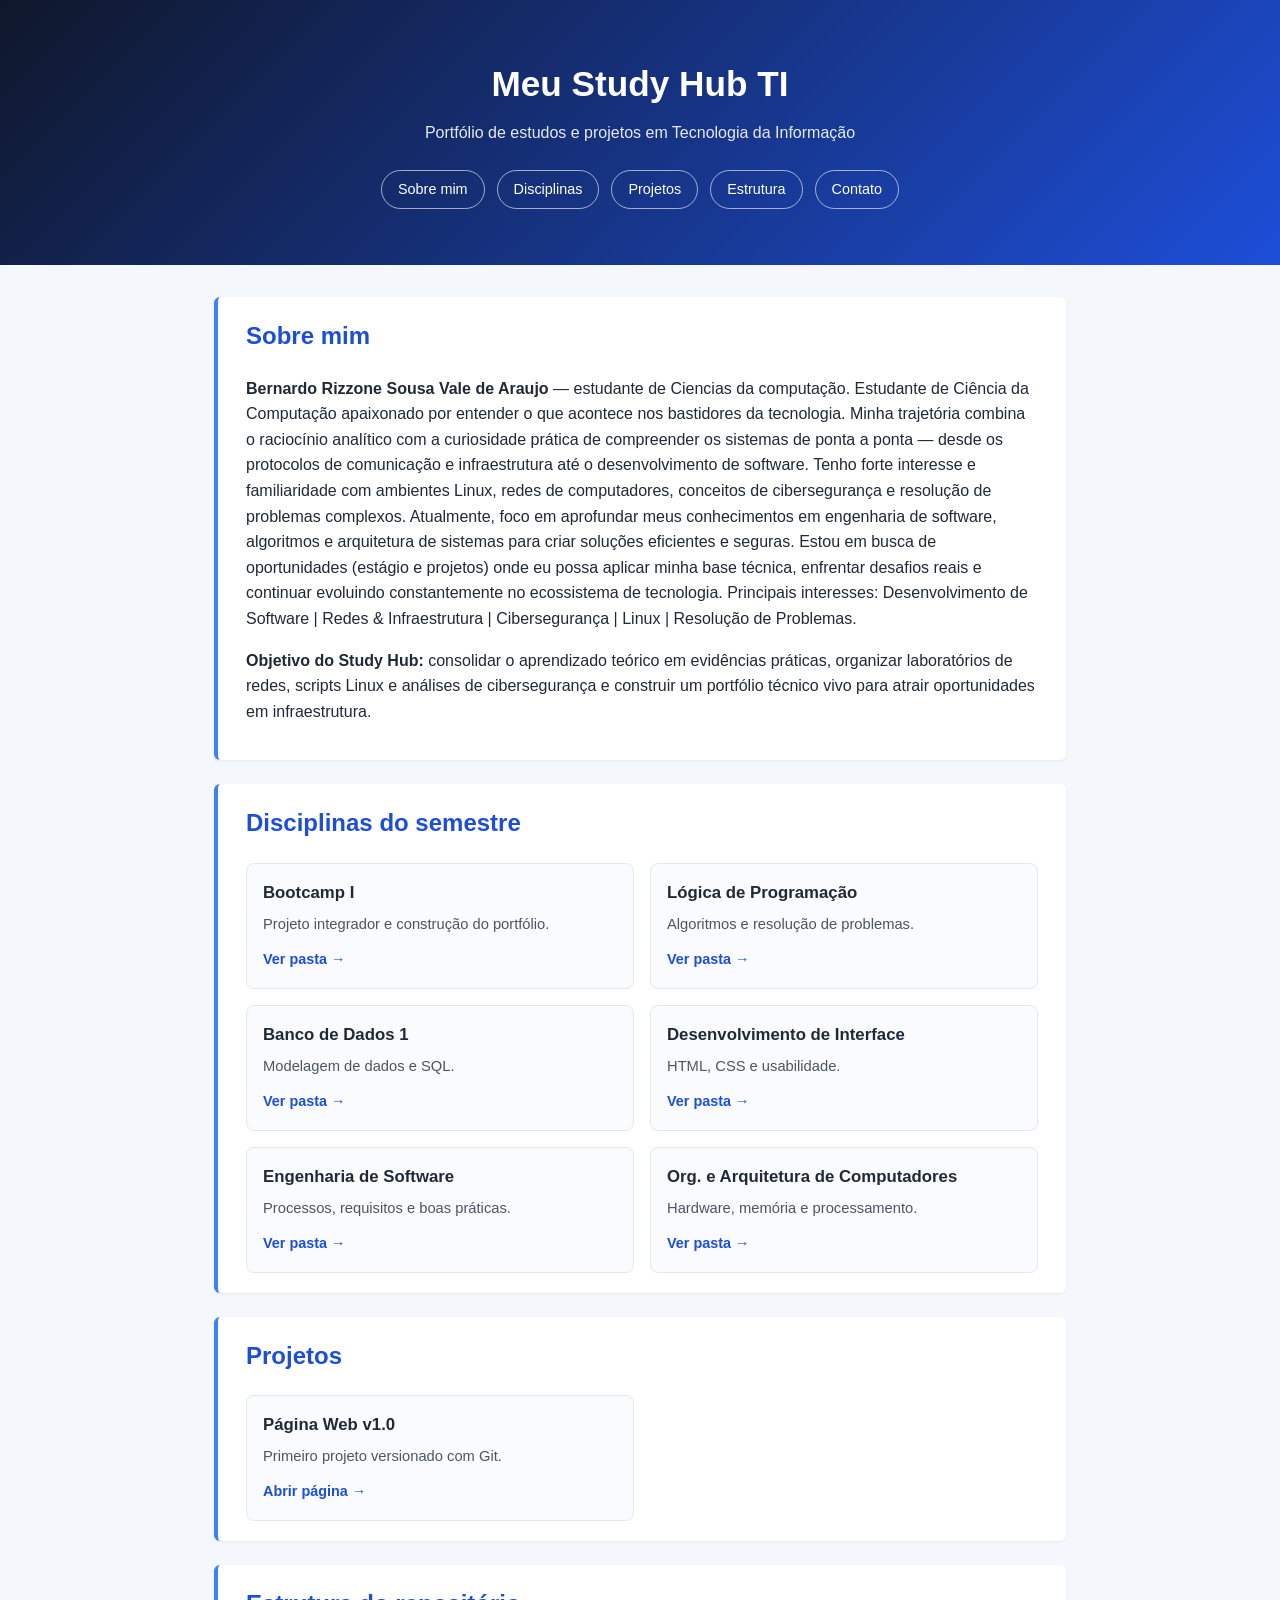
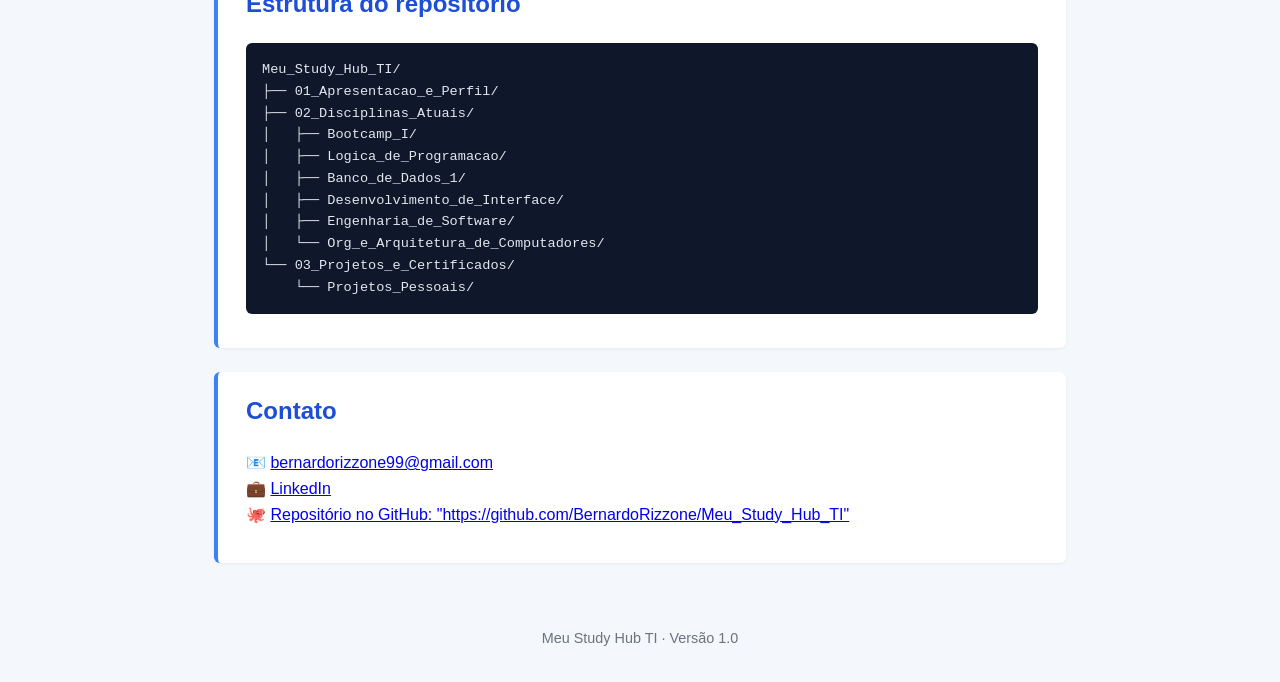
<file: index.html>
<!DOCTYPE html>
<html lang="pt-BR">
<head>
  <meta charset="UTF-8">
  <meta name="viewport" content="width=device-width, initial-scale=1.0">
  <title>Meu Study Hub TI</title>
  <style>
    :root { --azul: #1d4ed8; --azul-claro: #3b82f6; --fundo: #f4f7fb; --texto: #1f2937; }
    * { box-sizing: border-box; }
    body { margin: 0; font-family: Arial, Helvetica, sans-serif; background: var(--fundo); color: var(--texto); line-height: 1.6; }
    header { background: linear-gradient(135deg, #0f172a, var(--azul)); color: #fff; padding: 3.5rem 1.5rem; text-align: center; }
    header h1 { margin: 0 0 .5rem; font-size: 2.2rem; }
    header p { margin: 0; opacity: .9; }
    nav { margin-top: 1.5rem; display: flex; gap: .75rem; justify-content: center; flex-wrap: wrap; }
    nav a { color: #fff; border: 1px solid rgba(255,255,255,.6); padding: .45rem 1rem; border-radius: 999px; text-decoration: none; font-size: .9rem; }
    nav a:hover { background: rgba(255,255,255,.15); }
    main { max-width: 900px; margin: 2rem auto; padding: 0 1.5rem; }
    section { background: #fff; border-left: 4px solid var(--azul-claro); border-radius: 6px; padding: 1.25rem 1.75rem; margin-bottom: 1.5rem; box-shadow: 0 1px 3px rgba(0,0,0,.06); }
    h2 { color: var(--azul); margin-top: 0; }
    .grid { display: grid; grid-template-columns: repeat(auto-fill, minmax(260px, 1fr)); gap: 1rem; }
    .card { border: 1px solid #e5e7eb; border-radius: 8px; padding: 1rem; background: #fafbff; }
    .card h3 { margin: 0 0 .4rem; font-size: 1.05rem; }
    .card p { margin: 0 0 .6rem; font-size: .92rem; color: #4b5563; }
    .card a { color: var(--azul); font-weight: bold; text-decoration: none; font-size: .9rem; }
    pre { background: #0f172a; color: #e2e8f0; padding: 1rem; border-radius: 6px; overflow-x: auto; font-size: .85rem; }
    footer { text-align: center; padding: 2rem 1rem; color: #6b7280; font-size: .9rem; }
  </style>
</head>
<body>
  <header>
    <h1>Meu Study Hub TI</h1>
    <p>Portfólio de estudos e projetos em Tecnologia da Informação</p>
    <nav>
      <a href="#sobre">Sobre mim</a>
      <a href="#disciplinas">Disciplinas</a>
      <a href="#projetos">Projetos</a>
      <a href="#estrutura">Estrutura</a>
      <a href="#contato">Contato</a>
    </nav>
  </header>

  <main>
    <section id="sobre">
      <h2>Sobre mim</h2>
      <p><strong>Bernardo Rizzone Sousa Vale de Araujo</strong> — estudante de Ciencias da computação. Estudante de Ciência da Computação apaixonado por entender o que acontece nos bastidores da tecnologia. Minha trajetória combina o raciocínio analítico com a curiosidade prática de compreender os sistemas de ponta a ponta — desde os protocolos de comunicação e infraestrutura até o desenvolvimento de software.
Tenho forte interesse e familiaridade com ambientes Linux, redes de computadores, conceitos de cibersegurança e resolução de problemas complexos. Atualmente, foco em aprofundar meus conhecimentos em engenharia de software, algoritmos e arquitetura de sistemas para criar soluções eficientes e seguras.
Estou em busca de oportunidades (estágio e projetos) onde eu possa aplicar minha base técnica, enfrentar desafios reais e continuar evoluindo constantemente no ecossistema de tecnologia.
Principais interesses: Desenvolvimento de Software | Redes & Infraestrutura | Cibersegurança | Linux | Resolução de Problemas.</p>
      <p><strong>Objetivo do Study Hub:</strong> consolidar o aprendizado teórico em evidências práticas, organizar laboratórios de redes, scripts Linux e análises de cibersegurança e construir um portfólio técnico vivo para atrair oportunidades em infraestrutura.</p>
    </section>

    <section id="disciplinas">
      <h2>Disciplinas do semestre</h2>
      <div class="grid">
        <div class="card"><h3>Bootcamp I</h3><p>Projeto integrador e construção do portfólio.</p><a href="02_Disciplinas_Atuais/Bootcamp_I/">Ver pasta →</a></div>
        <div class="card"><h3>Lógica de Programação</h3><p>Algoritmos e resolução de problemas.</p><a href="02_Disciplinas_Atuais/Logica_de_Programacao/">Ver pasta →</a></div>
        <div class="card"><h3>Banco de Dados 1</h3><p>Modelagem de dados e SQL.</p><a href="02_Disciplinas_Atuais/Banco_de_Dados_1/">Ver pasta →</a></div>
        <div class="card"><h3>Desenvolvimento de Interface</h3><p>HTML, CSS e usabilidade.</p><a href="02_Disciplinas_Atuais/Desenvolvimento_de_Interface/">Ver pasta →</a></div>
        <div class="card"><h3>Engenharia de Software</h3><p>Processos, requisitos e boas práticas.</p><a href="02_Disciplinas_Atuais/Engenharia_de_Software/">Ver pasta →</a></div>
        <div class="card"><h3>Org. e Arquitetura de Computadores</h3><p>Hardware, memória e processamento.</p><a href="02_Disciplinas_Atuais/Org_e_Arquitetura_de_Computadores/">Ver pasta →</a></div>
      </div>
    </section>

    <section id="projetos">
      <h2>Projetos</h2>
      <div class="grid">
        <div class="card"><h3>Página Web v1.0</h3><p>Primeiro projeto versionado com Git.</p><a href="03_Projetos_e_Certificados/Projetos_Pessoais/pagina_web_v1/index.html">Abrir página →</a></div>
      </div>
    </section>

    <section id="estrutura">
      <h2>Estrutura do repositório</h2>
<pre>Meu_Study_Hub_TI/
├── 01_Apresentacao_e_Perfil/
├── 02_Disciplinas_Atuais/
│   ├── Bootcamp_I/
│   ├── Logica_de_Programacao/
│   ├── Banco_de_Dados_1/
│   ├── Desenvolvimento_de_Interface/
│   ├── Engenharia_de_Software/
│   └── Org_e_Arquitetura_de_Computadores/
└── 03_Projetos_e_Certificados/
    └── Projetos_Pessoais/</pre>
    </section>

    <section id="contato">
      <h2>Contato</h2>
      <p>
        📧 <a href="mailto:bernardorizzone99@gmail.com">bernardorizzone99@gmail.com</a><br>
        💼 <a href="https://www.linkedin.com/in/bernardo-rizzone-a66165318/">LinkedIn</a><br>
        🐙 <a href="https://github.com/BernardoRizzone/Meu_Study_Hub_TI" target="_blank">Repositório no GitHub: "https://github.com/BernardoRizzone/Meu_Study_Hub_TI"</a>
      </p>
    </section>
  </main>

  <footer>Meu Study Hub TI · Versão 1.0</footer>
</body>
</html>
</file>
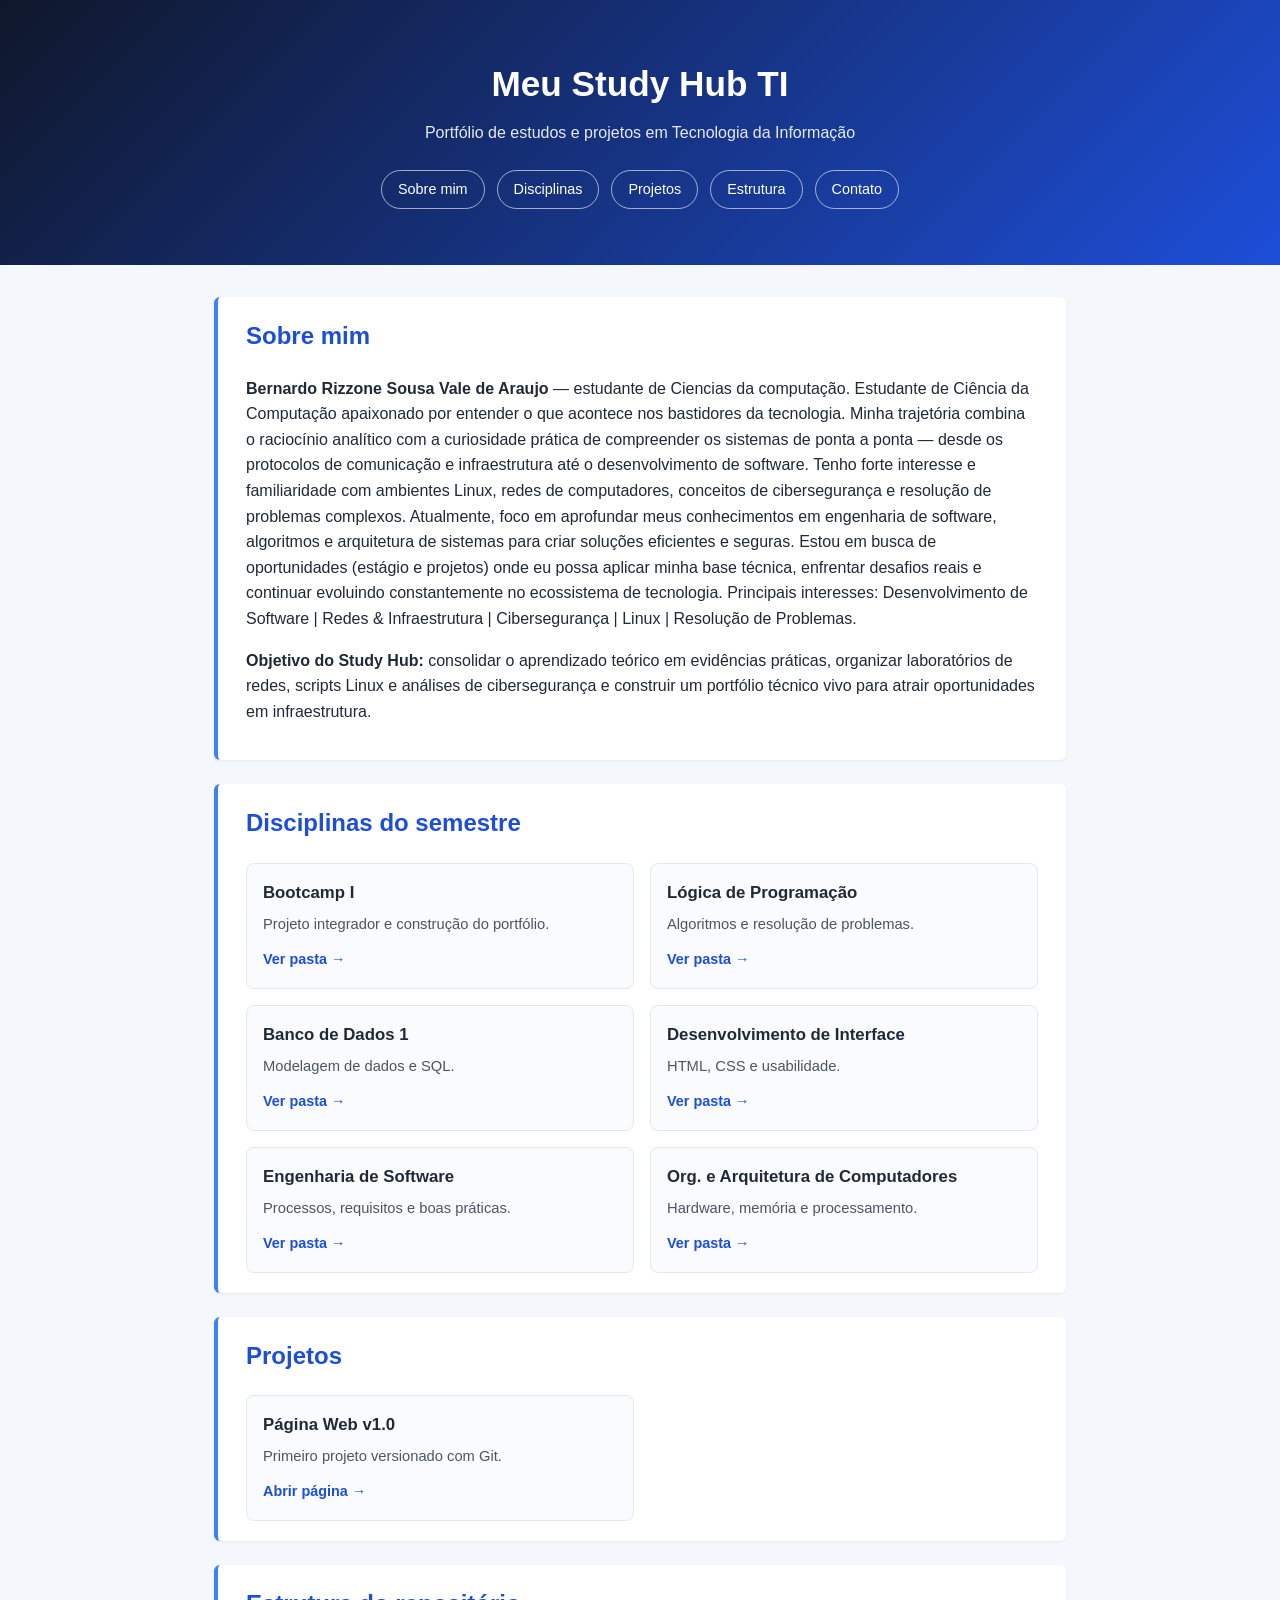
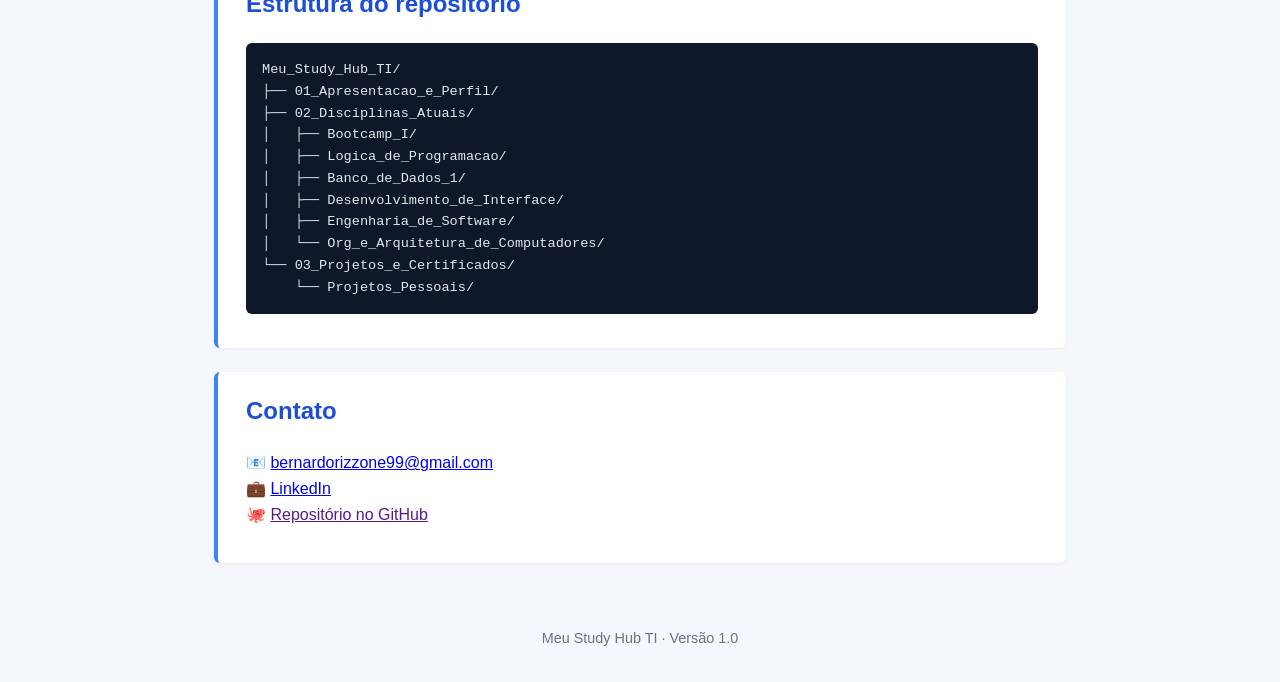
<file: Meu_Study_Hub_TI/index.html>
<!DOCTYPE html>
<html lang="pt-BR">
<head>
  <meta charset="UTF-8">
  <meta name="viewport" content="width=device-width, initial-scale=1.0">
  <title>Meu Study Hub TI</title>
  <style>
    :root { --azul: #1d4ed8; --azul-claro: #3b82f6; --fundo: #f4f7fb; --texto: #1f2937; }
    * { box-sizing: border-box; }
    body { margin: 0; font-family: Arial, Helvetica, sans-serif; background: var(--fundo); color: var(--texto); line-height: 1.6; }
    header { background: linear-gradient(135deg, #0f172a, var(--azul)); color: #fff; padding: 3.5rem 1.5rem; text-align: center; }
    header h1 { margin: 0 0 .5rem; font-size: 2.2rem; }
    header p { margin: 0; opacity: .9; }
    nav { margin-top: 1.5rem; display: flex; gap: .75rem; justify-content: center; flex-wrap: wrap; }
    nav a { color: #fff; border: 1px solid rgba(255,255,255,.6); padding: .45rem 1rem; border-radius: 999px; text-decoration: none; font-size: .9rem; }
    nav a:hover { background: rgba(255,255,255,.15); }
    main { max-width: 900px; margin: 2rem auto; padding: 0 1.5rem; }
    section { background: #fff; border-left: 4px solid var(--azul-claro); border-radius: 6px; padding: 1.25rem 1.75rem; margin-bottom: 1.5rem; box-shadow: 0 1px 3px rgba(0,0,0,.06); }
    h2 { color: var(--azul); margin-top: 0; }
    .grid { display: grid; grid-template-columns: repeat(auto-fill, minmax(260px, 1fr)); gap: 1rem; }
    .card { border: 1px solid #e5e7eb; border-radius: 8px; padding: 1rem; background: #fafbff; }
    .card h3 { margin: 0 0 .4rem; font-size: 1.05rem; }
    .card p { margin: 0 0 .6rem; font-size: .92rem; color: #4b5563; }
    .card a { color: var(--azul); font-weight: bold; text-decoration: none; font-size: .9rem; }
    pre { background: #0f172a; color: #e2e8f0; padding: 1rem; border-radius: 6px; overflow-x: auto; font-size: .85rem; }
    footer { text-align: center; padding: 2rem 1rem; color: #6b7280; font-size: .9rem; }
  </style>
</head>
<body>
  <header>
    <h1>Meu Study Hub TI</h1>
    <p>Portfólio de estudos e projetos em Tecnologia da Informação</p>
    <nav>
      <a href="#sobre">Sobre mim</a>
      <a href="#disciplinas">Disciplinas</a>
      <a href="#projetos">Projetos</a>
      <a href="#estrutura">Estrutura</a>
      <a href="#contato">Contato</a>
    </nav>
  </header>

  <main>
    <section id="sobre">
      <h2>Sobre mim</h2>
      <p><strong>Bernardo Rizzone Sousa Vale de Araujo</strong> — estudante de Ciencias da computação. Estudante de Ciência da Computação apaixonado por entender o que acontece nos bastidores da tecnologia. Minha trajetória combina o raciocínio analítico com a curiosidade prática de compreender os sistemas de ponta a ponta — desde os protocolos de comunicação e infraestrutura até o desenvolvimento de software.
Tenho forte interesse e familiaridade com ambientes Linux, redes de computadores, conceitos de cibersegurança e resolução de problemas complexos. Atualmente, foco em aprofundar meus conhecimentos em engenharia de software, algoritmos e arquitetura de sistemas para criar soluções eficientes e seguras.
Estou em busca de oportunidades (estágio e projetos) onde eu possa aplicar minha base técnica, enfrentar desafios reais e continuar evoluindo constantemente no ecossistema de tecnologia.
Principais interesses: Desenvolvimento de Software | Redes & Infraestrutura | Cibersegurança | Linux | Resolução de Problemas.</p>
      <p><strong>Objetivo do Study Hub:</strong> consolidar o aprendizado teórico em evidências práticas, organizar laboratórios de redes, scripts Linux e análises de cibersegurança e construir um portfólio técnico vivo para atrair oportunidades em infraestrutura.</p>
    </section>

    <section id="disciplinas">
      <h2>Disciplinas do semestre</h2>
      <div class="grid">
        <div class="card"><h3>Bootcamp I</h3><p>Projeto integrador e construção do portfólio.</p><a href="02_Disciplinas_Atuais/Bootcamp_I/">Ver pasta →</a></div>
        <div class="card"><h3>Lógica de Programação</h3><p>Algoritmos e resolução de problemas.</p><a href="02_Disciplinas_Atuais/Logica_de_Programacao/">Ver pasta →</a></div>
        <div class="card"><h3>Banco de Dados 1</h3><p>Modelagem de dados e SQL.</p><a href="02_Disciplinas_Atuais/Banco_de_Dados_1/">Ver pasta →</a></div>
        <div class="card"><h3>Desenvolvimento de Interface</h3><p>HTML, CSS e usabilidade.</p><a href="02_Disciplinas_Atuais/Desenvolvimento_de_Interface/">Ver pasta →</a></div>
        <div class="card"><h3>Engenharia de Software</h3><p>Processos, requisitos e boas práticas.</p><a href="02_Disciplinas_Atuais/Engenharia_de_Software/">Ver pasta →</a></div>
        <div class="card"><h3>Org. e Arquitetura de Computadores</h3><p>Hardware, memória e processamento.</p><a href="02_Disciplinas_Atuais/Org_e_Arquitetura_de_Computadores/">Ver pasta →</a></div>
      </div>
    </section>

    <section id="projetos">
      <h2>Projetos</h2>
      <div class="grid">
        <div class="card"><h3>Página Web v1.0</h3><p>Primeiro projeto versionado com Git.</p><a href="03_Projetos_e_Certificados/Projetos_Pessoais/pagina_web_v1/index.html">Abrir página →</a></div>
      </div>
    </section>

    <section id="estrutura">
      <h2>Estrutura do repositório</h2>
<pre>Meu_Study_Hub_TI/
├── 01_Apresentacao_e_Perfil/
├── 02_Disciplinas_Atuais/
│   ├── Bootcamp_I/
│   ├── Logica_de_Programacao/
│   ├── Banco_de_Dados_1/
│   ├── Desenvolvimento_de_Interface/
│   ├── Engenharia_de_Software/
│   └── Org_e_Arquitetura_de_Computadores/
└── 03_Projetos_e_Certificados/
    └── Projetos_Pessoais/</pre>
    </section>

    <section id="contato">
      <h2>Contato</h2>
      <p>
        📧 <a href="mailto:bernardorizzone99@gmail.com">bernardorizzone99@gmail.com</a><br>
        💼 <a href="https://www.linkedin.com/in/bernardo-rizzone-a66165318/">LinkedIn</a><br>
        🐙 <a href="">Repositório no GitHub</a>
      </p>
    </section>
  </main>

  <footer>Meu Study Hub TI · Versão 1.0</footer>
</body>
</html>
</file>
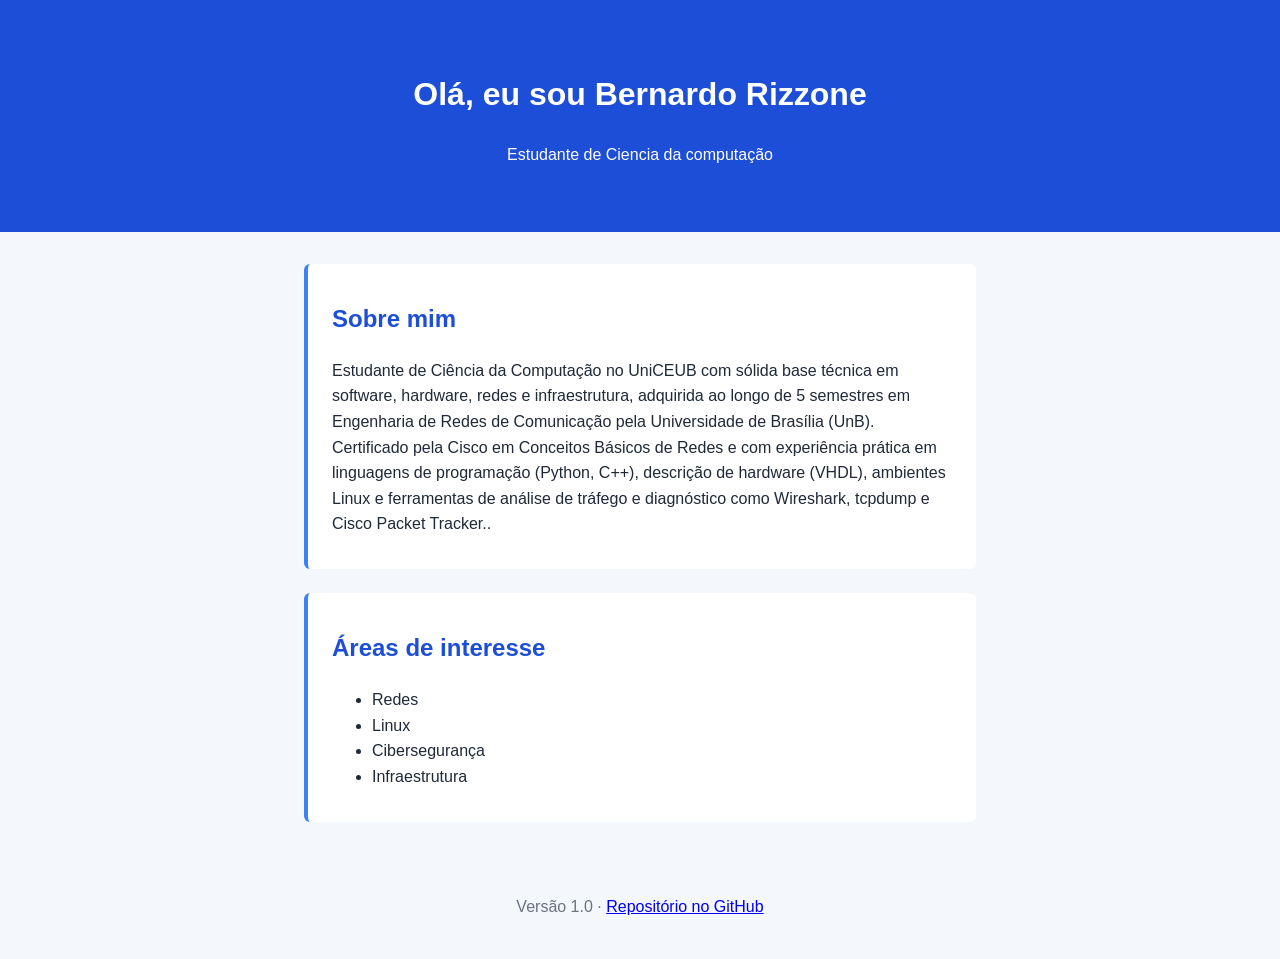
<file: 03_Projetos_e_Certificados/Projetos_Pessoais/pagina_web_v1/index.html>
<!DOCTYPE html>
<html lang="pt-BR">
<head>
  <meta charset="UTF-8">
  <meta name="viewport" content="width=device-width, initial-scale=1.0">
  <title>Página Web v1.0 — Meu Study Hub TI</title>
  <link rel="stylesheet" href="style.css">
</head>
<body>
  <header>
    <h1>Olá, eu sou Bernardo Rizzone</h1>
    <p>Estudante de Ciencia da computação</p>
  </header>
  <main>
    <section>
      <h2>Sobre mim</h2>
      <p>Estudante de Ciência da Computação no UniCEUB com sólida base técnica em software, hardware, redes e
infraestrutura, adquirida ao longo de 5 semestres em Engenharia de Redes de Comunicação pela Universidade de
Brasília (UnB). Certificado pela Cisco em Conceitos Básicos de Redes e com experiência prática em linguagens de
programação (Python, C++), descrição de hardware (VHDL), ambientes Linux e ferramentas de análise de tráfego e
diagnóstico como Wireshark, tcpdump e Cisco Packet Tracker..</p>
    </section>
    <section>
      <h2>Áreas de interesse</h2>
      <ul>
        <li>Redes</li>
        <li>Linux</li>
        <li>Cibersegurança</li>
        <li>Infraestrutura</li>
      </ul>
    </section>
  </main>
  <footer>
    <p>Versão 1.0 · <a href="https://github.com/BernardoRizzone/Meu_Study_Hub_TI">Repositório no GitHub</a></p>
  </footer>
</body>
</html>
</file>
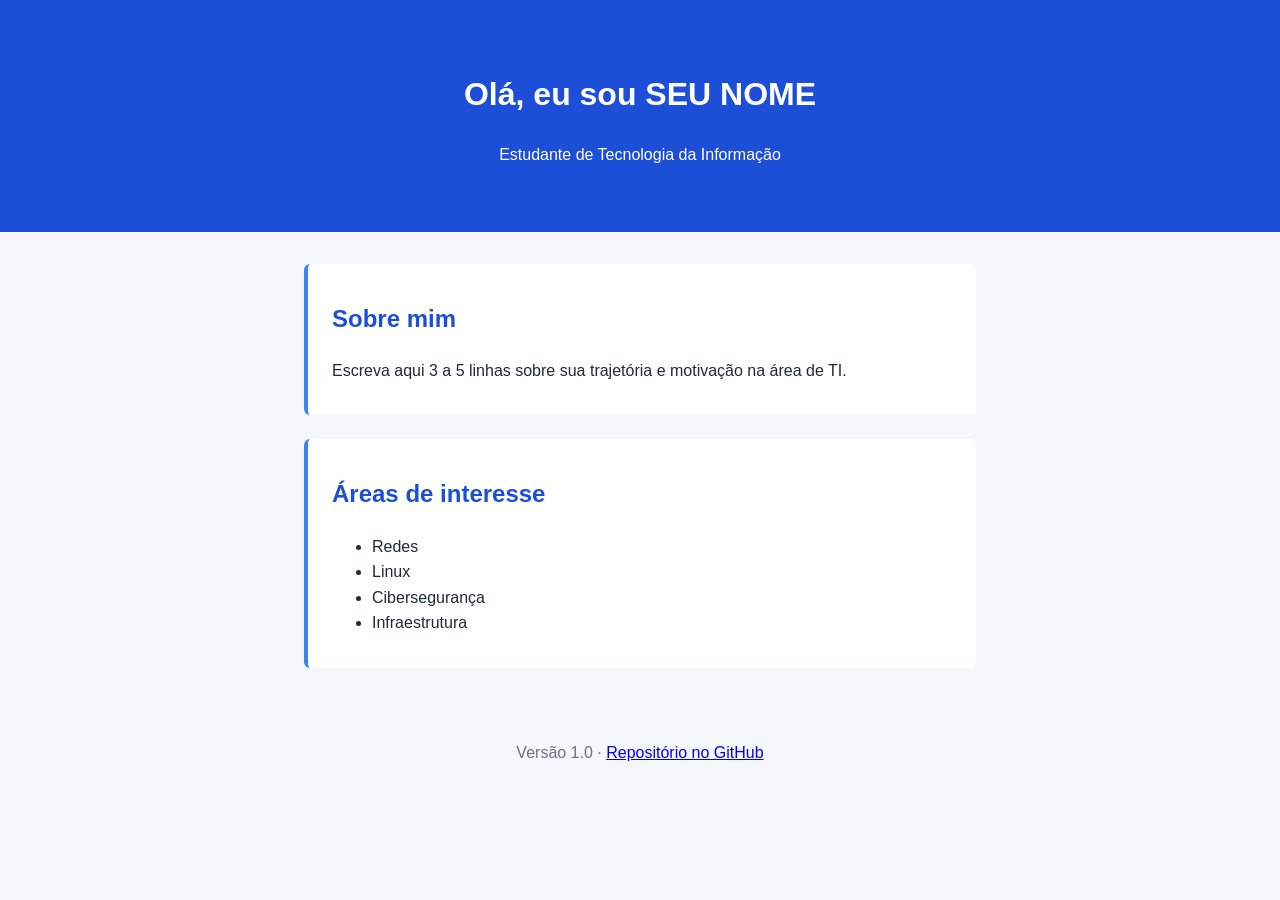
<file: Meu_Study_Hub_TI/03_Projetos_e_Certificados/Projetos_Pessoais/pagina_web_v1/index.html>
<!DOCTYPE html>
<html lang="pt-BR">
<head>
  <meta charset="UTF-8">
  <meta name="viewport" content="width=device-width, initial-scale=1.0">
  <title>Página Web v1.0 — Meu Study Hub TI</title>
  <link rel="stylesheet" href="style.css">
</head>
<body>
  <header>
    <h1>Olá, eu sou SEU NOME</h1>
    <p>Estudante de Tecnologia da Informação</p>
  </header>
  <main>
    <section>
      <h2>Sobre mim</h2>
      <p>Escreva aqui 3 a 5 linhas sobre sua trajetória e motivação na área de TI.</p>
    </section>
    <section>
      <h2>Áreas de interesse</h2>
      <ul>
        <li>Redes</li>
        <li>Linux</li>
        <li>Cibersegurança</li>
        <li>Infraestrutura</li>
      </ul>
    </section>
  </main>
  <footer>
    <p>Versão 1.0 · <a href="https://github.com/SEU-USUARIO/Meu_Study_Hub_TI">Repositório no GitHub</a></p>
  </footer>
</body>
</html>
</file>
<file: 03_Projetos_e_Certificados/Projetos_Pessoais/pagina_web_v1/style.css>
* { box-sizing: border-box; }

body {
  margin: 0;
  font-family: Arial, Helvetica, sans-serif;
  background: #f4f7fb;
  color: #1f2937;
  line-height: 1.6;
}

header {
  background: #1d4ed8;
  color: #fff;
  padding: 3rem 1.5rem;
  text-align: center;
}

main {
  max-width: 720px;
  margin: 2rem auto;
  padding: 0 1.5rem;
}

section {
  background: #fff;
  border-left: 4px solid #3b82f6;
  border-radius: 6px;
  padding: 1rem 1.5rem;
  margin-bottom: 1.5rem;
}

h2 { color: #1d4ed8; }

footer {
  text-align: center;
  padding: 1.5rem;
  color: #6b7280;
}
</file>
<file: Meu_Study_Hub_TI/03_Projetos_e_Certificados/Projetos_Pessoais/pagina_web_v1/style.css>
* { box-sizing: border-box; }

body {
  margin: 0;
  font-family: Arial, Helvetica, sans-serif;
  background: #f4f7fb;
  color: #1f2937;
  line-height: 1.6;
}

header {
  background: #1d4ed8;
  color: #fff;
  padding: 3rem 1.5rem;
  text-align: center;
}

main {
  max-width: 720px;
  margin: 2rem auto;
  padding: 0 1.5rem;
}

section {
  background: #fff;
  border-left: 4px solid #3b82f6;
  border-radius: 6px;
  padding: 1rem 1.5rem;
  margin-bottom: 1.5rem;
}

h2 { color: #1d4ed8; }

footer {
  text-align: center;
  padding: 1.5rem;
  color: #6b7280;
}
</file>
